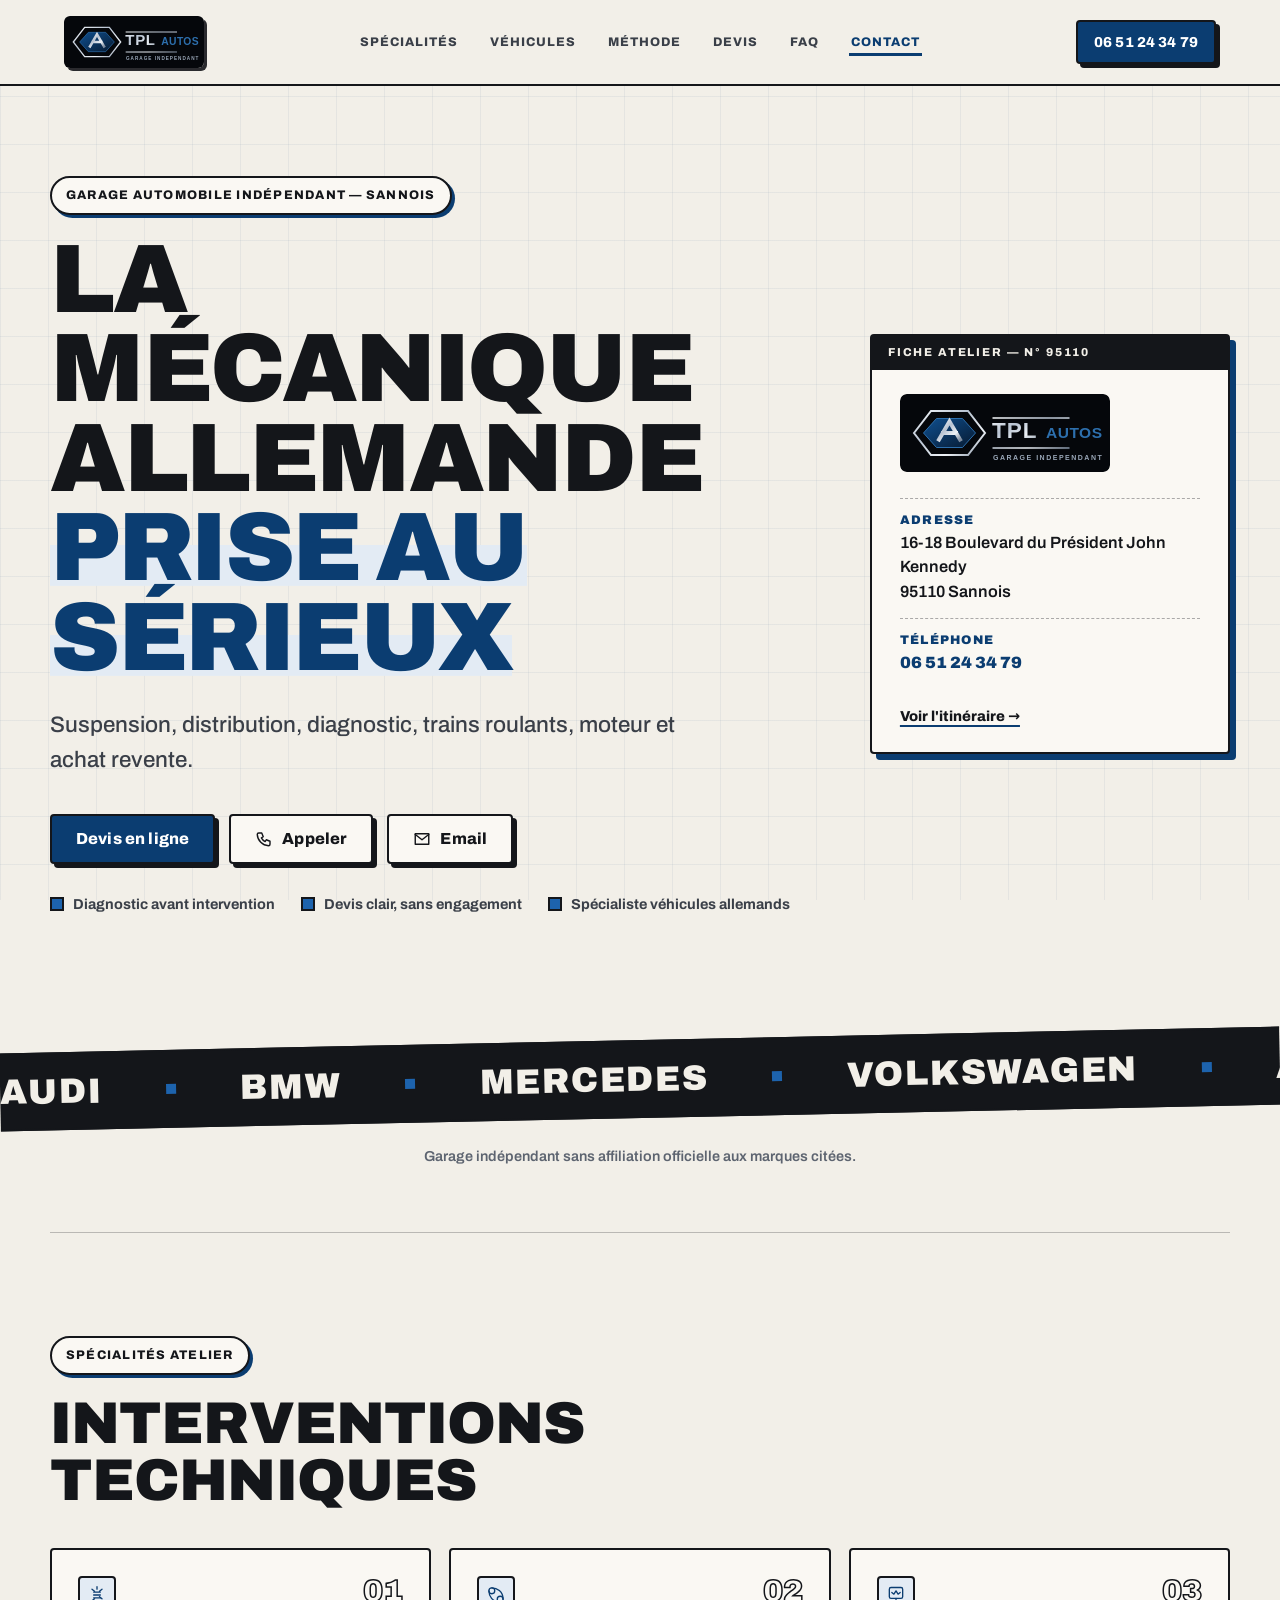
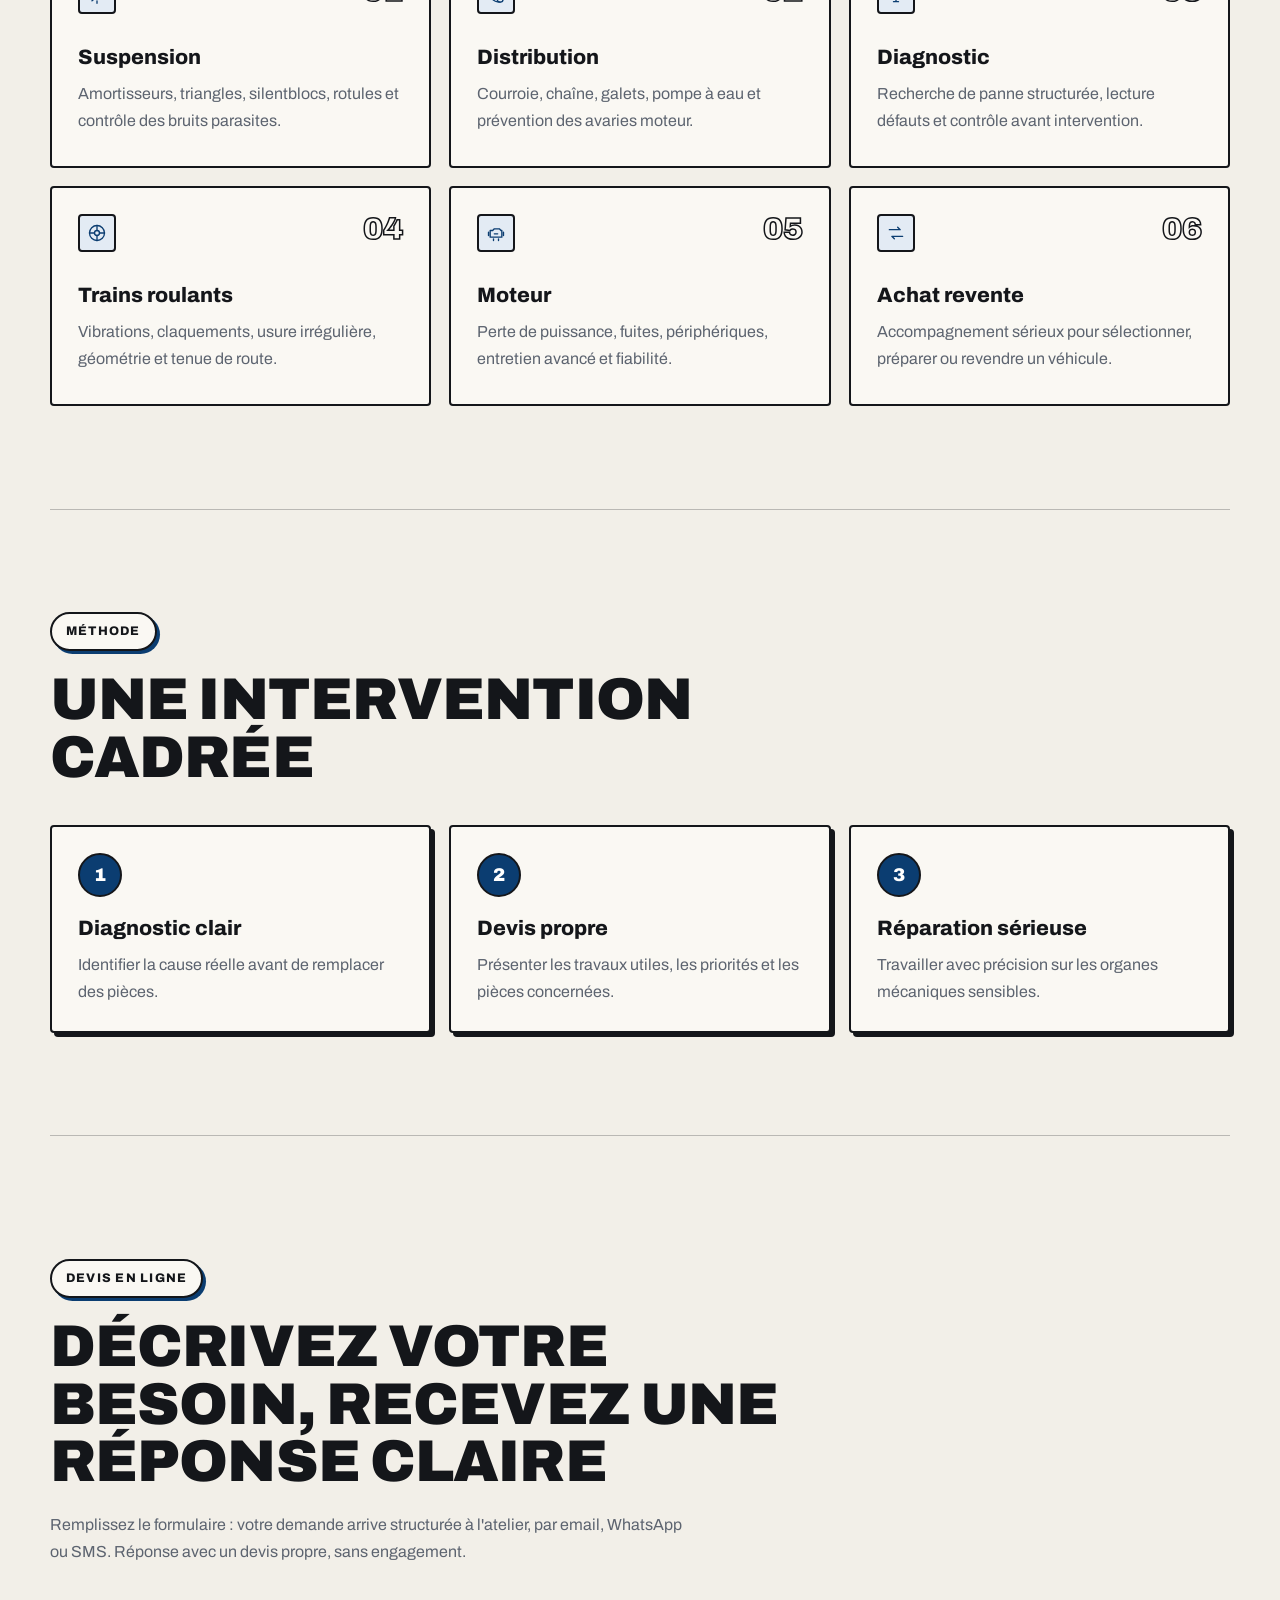
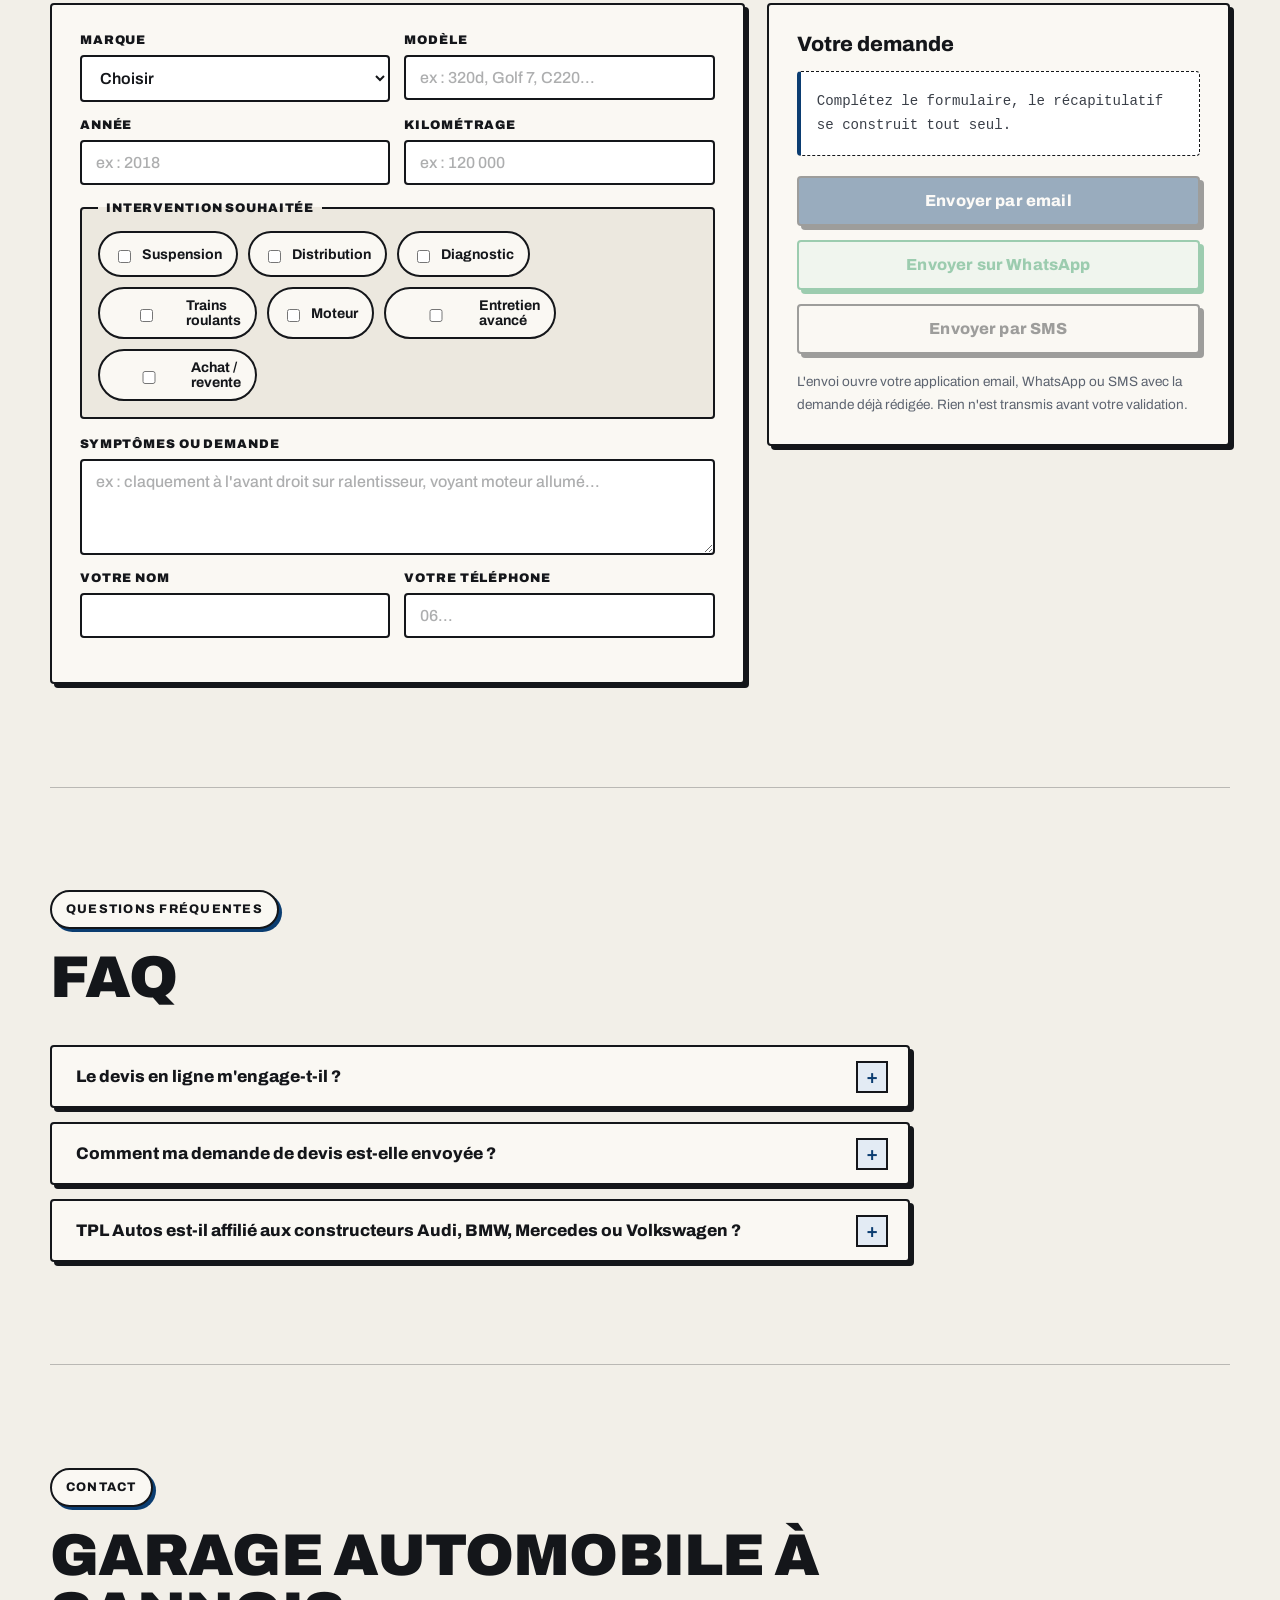
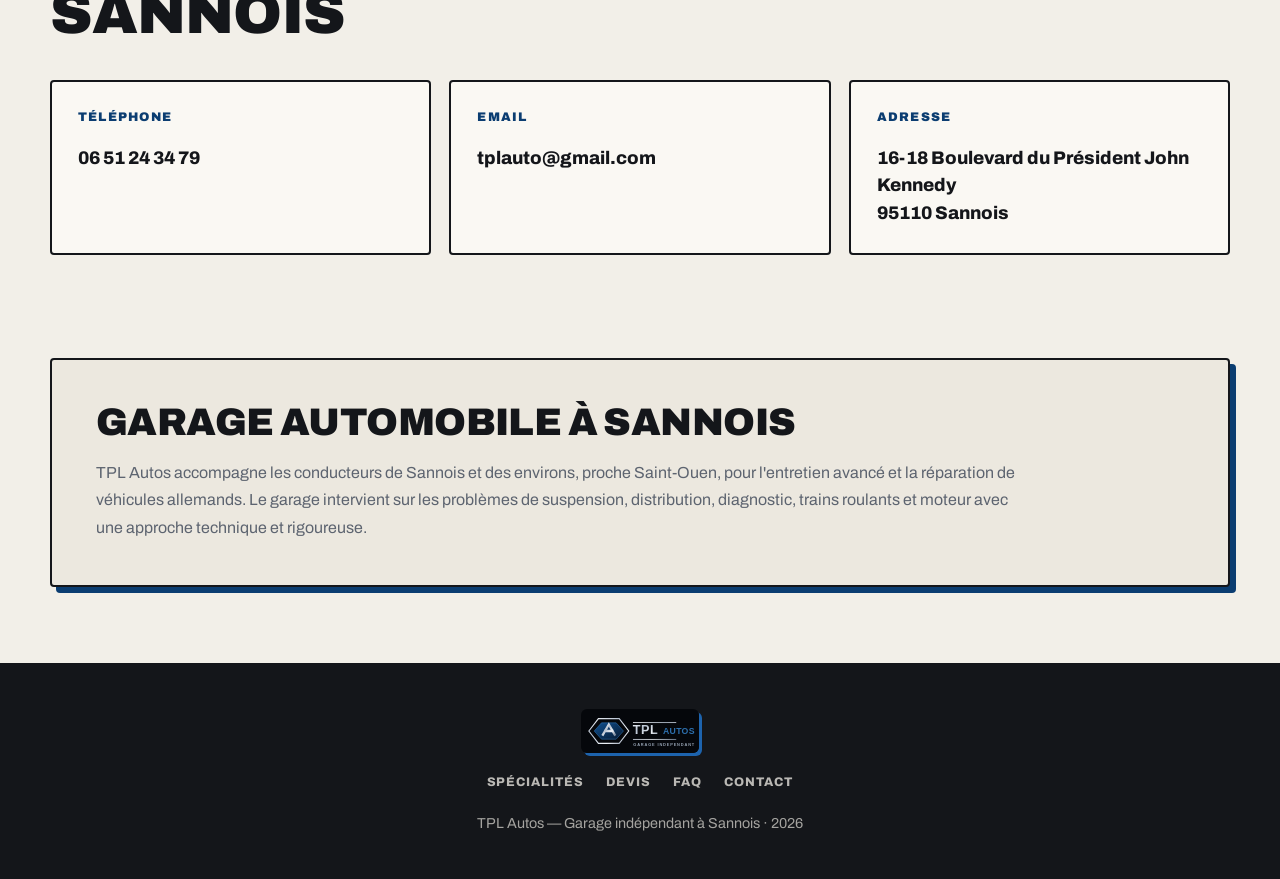
<file: docs/index.html>
<!doctype html>
<html lang="fr">
<head>
  <meta charset="utf-8">
  <meta name="viewport" content="width=device-width, initial-scale=1">
  <title>TPL Autos | Garage automobile à Sannois — Spécialiste véhicules allemands</title>
  <meta name="description" content="TPL Autos, garage automobile indépendant à Sannois, spécialiste des véhicules allemands : suspension, distribution, diagnostic, trains roulants, moteur et achat revente. Devis en ligne sans engagement.">
  <meta name="robots" content="index, follow">
  <link rel="canonical" href="https://frnctl.github.io/tpl-autos/">
  <link rel="icon" type="image/svg+xml" href="favicon.svg">
  <link rel="apple-touch-icon" href="apple-touch-icon.png">
  <link rel="preload" href="fonts/archivo-latin.woff2" as="font" type="font/woff2" crossorigin>
  <link rel="preload" href="fonts/archivo-latin-ext.woff2" as="font" type="font/woff2" crossorigin>
  <link rel="stylesheet" href="styles.css">
  <meta property="og:type" content="website">
  <meta property="og:locale" content="fr_FR">
  <meta property="og:site_name" content="TPL Autos">
  <meta property="og:title" content="TPL Autos | La mécanique allemande prise au sérieux">
  <meta property="og:description" content="Garage indépendant à Sannois : suspension, distribution, diagnostic, trains roulants, moteur et achat revente de véhicules allemands. Devis en ligne sans engagement.">
  <meta property="og:url" content="https://frnctl.github.io/tpl-autos/">
  <meta property="og:image" content="https://frnctl.github.io/tpl-autos/og-image.png">
  <meta property="og:image:width" content="1200">
  <meta property="og:image:height" content="630">
  <meta name="twitter:card" content="summary_large_image">
  <meta name="twitter:title" content="TPL Autos | La mécanique allemande prise au sérieux">
  <meta name="twitter:description" content="Garage indépendant à Sannois : suspension, distribution, diagnostic, trains roulants, moteur et achat revente de véhicules allemands.">
  <meta name="twitter:image" content="https://frnctl.github.io/tpl-autos/og-image.png">
  <meta name="theme-color" content="#f2efe8">
  <script type="application/ld+json">
  {
    "@context": "https://schema.org",
    "@graph": [
      {
        "@type": "AutoRepair",
        "@id": "https://frnctl.github.io/tpl-autos/#garage",
        "name": "TPL Autos",
        "description": "Garage automobile indépendant à Sannois spécialisé dans les véhicules allemands.",
        "url": "https://frnctl.github.io/tpl-autos/",
        "image": "https://frnctl.github.io/tpl-autos/og-image.png",
        "logo": "https://frnctl.github.io/tpl-autos/logo.svg",
        "telephone": "+33651243479",
        "email": "tplauto@gmail.com",
        "address": {
          "@type": "PostalAddress",
          "streetAddress": "16-18 Boulevard du Président John Kennedy",
          "postalCode": "95110",
          "addressLocality": "Sannois",
          "addressCountry": "FR"
        },
        "hasMap": "https://www.google.com/maps/search/?api=1&query=TPL+Autos+16-18+Boulevard+du+Pr%C3%A9sident+John+Kennedy+95110+Sannois",
        "areaServed": ["Sannois", "Saint-Ouen", "Val-d'Oise"],
        "knowsAbout": ["Suspension", "Distribution", "Diagnostic automobile", "Trains roulants", "Moteur", "Véhicules allemands", "Achat revente automobile"]
      },
      {
        "@type": "FAQPage",
        "@id": "https://frnctl.github.io/tpl-autos/#faq",
        "mainEntity": [
          {
            "@type": "Question",
            "name": "Le devis en ligne m'engage-t-il ?",
            "acceptedAnswer": {
              "@type": "Answer",
              "text": "Non. La demande de devis en ligne est sans engagement : vous décrivez votre besoin, l'atelier vous répond avec un devis clair."
            }
          },
          {
            "@type": "Question",
            "name": "Comment ma demande de devis est-elle envoyée ?",
            "acceptedAnswer": {
              "@type": "Answer",
              "text": "Le formulaire construit un message structuré que vous envoyez vous-même par email, WhatsApp ou SMS depuis votre application. Rien n'est transmis avant votre validation."
            }
          },
          {
            "@type": "Question",
            "name": "TPL Autos est-il affilié aux constructeurs Audi, BMW, Mercedes ou Volkswagen ?",
            "acceptedAnswer": {
              "@type": "Answer",
              "text": "Non. TPL Autos est un garage indépendant, sans affiliation officielle aux marques citées, spécialisé dans l'entretien et la réparation des véhicules allemands."
            }
          }
        ]
      }
    ]
  }
  </script>
</head>
<body>
  <a class="skip-link" href="#contenu">Aller au contenu</a>

  <header class="site-header" id="site-header">
    <a class="brand" href="#top" aria-label="TPL Autos accueil">
      <img src="logo.svg" alt="TPL Autos" width="172" height="64">
    </a>
    <nav class="nav" id="nav" aria-label="Navigation principale">
      <a href="#specialites">Spécialités</a>
      <a href="#vehicules">Véhicules</a>
      <a href="#methode">Méthode</a>
      <a href="#devis">Devis</a>
      <a href="#faq">FAQ</a>
      <a href="#contact">Contact</a>
    </nav>
    <div class="header-actions">
      <a class="button button--primary button--compact" href="tel:+33651243479">06 51 24 34 79</a>
      <button class="nav-toggle" id="nav-toggle" type="button" aria-expanded="false" aria-controls="nav" aria-label="Ouvrir le menu">
        <span></span><span></span><span></span>
      </button>
    </div>
  </header>

  <main id="top">
    <span id="contenu" tabindex="-1"></span>

    <section class="hero">
      <div class="hero__content" data-reveal>
        <p class="eyebrow">Garage automobile indépendant — Sannois</p>
        <h1>La mécanique allemande <em>prise au sérieux</em></h1>
        <p class="subtitle">Suspension, distribution, diagnostic, trains roulants, moteur et achat revente.</p>
        <div class="actions" aria-label="Actions de contact">
          <a class="button button--primary" href="#devis">Devis en ligne</a>
          <a class="button button--secondary" href="tel:+33651243479">
            <svg viewBox="0 0 24 24" aria-hidden="true"><path d="M5 4h4l2 5-2.5 1.5a12 12 0 0 0 5 5L15 13l5 2v4a2 2 0 0 1-2 2A16 16 0 0 1 3 6a2 2 0 0 1 2-2Z"/></svg>
            Appeler
          </a>
          <a class="button button--secondary" href="mailto:tplauto@gmail.com">
            <svg viewBox="0 0 24 24" aria-hidden="true"><path d="M3 5h18v14H3z"/><path d="m3 6 9 7 9-7"/></svg>
            Email
          </a>
        </div>
        <ul class="hero__points" aria-label="Points clés">
          <li>Diagnostic avant intervention</li>
          <li>Devis clair, sans engagement</li>
          <li>Spécialiste véhicules allemands</li>
        </ul>
      </div>
      <aside class="hero__panel" data-reveal aria-label="Coordonnées TPL Autos">
        <img src="logo.svg" alt="" width="220" height="82">
        <dl>
          <div>
            <dt>Adresse</dt>
            <dd>16-18 Boulevard du Président John Kennedy<br>95110 Sannois</dd>
          </div>
          <div>
            <dt>Téléphone</dt>
            <dd><a href="tel:+33651243479">06 51 24 34 79</a></dd>
          </div>
        </dl>
        <a class="panel-link" href="https://www.google.com/maps/search/?api=1&amp;query=TPL+Autos+16-18+Boulevard+du+Pr%C3%A9sident+John+Kennedy+95110+Sannois" target="_blank" rel="noopener">Voir l'itinéraire →</a>
      </aside>
    </section>

    <section class="section vehicles" id="vehicules">
      <div class="marquee" aria-label="Marques concernées : Audi, BMW, Mercedes, Volkswagen">
        <div class="marquee__track" aria-hidden="true">
          <span>Audi</span><span class="dot"></span>
          <span>BMW</span><span class="dot"></span>
          <span>Mercedes</span><span class="dot"></span>
          <span>Volkswagen</span><span class="dot"></span>
          <span>Audi</span><span class="dot"></span>
          <span>BMW</span><span class="dot"></span>
          <span>Mercedes</span><span class="dot"></span>
          <span>Volkswagen</span><span class="dot"></span>
        </div>
      </div>
      <p class="notice">Garage indépendant sans affiliation officielle aux marques citées.</p>
    </section>

    <section class="section" id="specialites">
      <div class="section__heading" data-reveal>
        <p class="eyebrow">Spécialités atelier</p>
        <h2>Interventions techniques</h2>
      </div>
      <div class="service-grid">
        <article class="service" data-reveal>
          <div class="service__top">
            <svg class="service__icon" viewBox="0 0 24 24" aria-hidden="true"><path d="M12 2v3m0 14v3M6 5l3 2.5M6 19l3-2.5m9-11.5-3 2.5m3 9-3-2.5"/><path d="M8 8.5h8M8 12h8m-8 3.5h8"/></svg>
            <span>01</span>
          </div>
          <h3>Suspension</h3>
          <p>Amortisseurs, triangles, silentblocs, rotules et contrôle des bruits parasites.</p>
        </article>
        <article class="service" data-reveal>
          <div class="service__top">
            <svg class="service__icon" viewBox="0 0 24 24" aria-hidden="true"><circle cx="7" cy="7" r="3.5"/><circle cx="17" cy="17" r="3.5"/><path d="M7 3.5c6 0 13.5 4 13.5 13.5M3.5 7C3.5 13 7.5 20.5 17 20.5"/></svg>
            <span>02</span>
          </div>
          <h3>Distribution</h3>
          <p>Courroie, chaîne, galets, pompe à eau et prévention des avaries moteur.</p>
        </article>
        <article class="service" data-reveal>
          <div class="service__top">
            <svg class="service__icon" viewBox="0 0 24 24" aria-hidden="true"><rect x="4" y="3" width="16" height="13" rx="2"/><path d="m7 9 2.5 2L12 7l2.5 4L17 9M9 20h6m-3-4v4"/></svg>
            <span>03</span>
          </div>
          <h3>Diagnostic</h3>
          <p>Recherche de panne structurée, lecture défauts et contrôle avant intervention.</p>
        </article>
        <article class="service" data-reveal>
          <div class="service__top">
            <svg class="service__icon" viewBox="0 0 24 24" aria-hidden="true"><circle cx="12" cy="12" r="9"/><circle cx="12" cy="12" r="3"/><path d="M12 3v6m0 6v6M3 12h6m6 0h6"/></svg>
            <span>04</span>
          </div>
          <h3>Trains roulants</h3>
          <p>Vibrations, claquements, usure irrégulière, géométrie et tenue de route.</p>
        </article>
        <article class="service" data-reveal>
          <div class="service__top">
            <svg class="service__icon" viewBox="0 0 24 24" aria-hidden="true"><path d="M5 9h3l2-2h6l2 2h1v8H5zM3 11v4m18-4v4M9 21v-2m6 2v-2"/><path d="M10 13h4"/></svg>
            <span>05</span>
          </div>
          <h3>Moteur</h3>
          <p>Perte de puissance, fuites, périphériques, entretien avancé et fiabilité.</p>
        </article>
        <article class="service" data-reveal>
          <div class="service__top">
            <svg class="service__icon" viewBox="0 0 24 24" aria-hidden="true"><path d="M4 8h13l-3-3m6 11H7l3 3"/></svg>
            <span>06</span>
          </div>
          <h3>Achat revente</h3>
          <p>Accompagnement sérieux pour sélectionner, préparer ou revendre un véhicule.</p>
        </article>
      </div>
    </section>

    <section class="section method" id="methode">
      <div class="section__heading" data-reveal>
        <p class="eyebrow">Méthode</p>
        <h2>Une intervention cadrée</h2>
      </div>
      <ol class="method-list">
        <li data-reveal>
          <span class="method-step" aria-hidden="true">1</span>
          <h3>Diagnostic clair</h3>
          <p>Identifier la cause réelle avant de remplacer des pièces.</p>
        </li>
        <li data-reveal>
          <span class="method-step" aria-hidden="true">2</span>
          <h3>Devis propre</h3>
          <p>Présenter les travaux utiles, les priorités et les pièces concernées.</p>
        </li>
        <li data-reveal>
          <span class="method-step" aria-hidden="true">3</span>
          <h3>Réparation sérieuse</h3>
          <p>Travailler avec précision sur les organes mécaniques sensibles.</p>
        </li>
      </ol>
    </section>

    <section class="section quote" id="devis">
      <div class="section__heading" data-reveal>
        <p class="eyebrow">Devis en ligne</p>
        <h2>Décrivez votre besoin, recevez une réponse claire</h2>
        <p>Remplissez le formulaire : votre demande arrive structurée à l'atelier, par email, WhatsApp ou SMS. Réponse avec un devis propre, sans engagement.</p>
      </div>
      <div class="quote-grid">
        <form class="quote-form" id="quote-form" data-reveal aria-label="Formulaire de demande de devis">
          <div class="field-row">
            <label>Marque
              <select id="q-marque" name="marque" autocomplete="off">
                <option value="">Choisir</option>
                <option>Audi</option>
                <option>BMW</option>
                <option>Mercedes</option>
                <option>Volkswagen</option>
                <option>Autre</option>
              </select>
            </label>
            <label>Modèle
              <input type="text" id="q-modele" name="modele" maxlength="60" placeholder="ex : 320d, Golf 7, C220...">
            </label>
          </div>
          <div class="field-row">
            <label>Année
              <input type="text" id="q-annee" name="annee" inputmode="numeric" maxlength="4" placeholder="ex : 2018">
            </label>
            <label>Kilométrage
              <input type="text" id="q-km" name="km" inputmode="numeric" maxlength="9" placeholder="ex : 120 000">
            </label>
          </div>
          <fieldset class="quote-services">
            <legend>Intervention souhaitée</legend>
            <label><input type="checkbox" name="intervention" value="Suspension"> Suspension</label>
            <label><input type="checkbox" name="intervention" value="Distribution"> Distribution</label>
            <label><input type="checkbox" name="intervention" value="Diagnostic"> Diagnostic</label>
            <label><input type="checkbox" name="intervention" value="Trains roulants"> Trains roulants</label>
            <label><input type="checkbox" name="intervention" value="Moteur"> Moteur</label>
            <label><input type="checkbox" name="intervention" value="Entretien avancé"> Entretien avancé</label>
            <label><input type="checkbox" name="intervention" value="Achat / revente"> Achat / revente</label>
          </fieldset>
          <label>Symptômes ou demande
            <textarea id="q-desc" name="description" rows="4" maxlength="1200" placeholder="ex : claquement à l'avant droit sur ralentisseur, voyant moteur allumé..."></textarea>
          </label>
          <div class="field-row">
            <label>Votre nom
              <input type="text" id="q-nom" name="nom" maxlength="80" autocomplete="name">
            </label>
            <label>Votre téléphone
              <input type="tel" id="q-tel" name="tel" maxlength="20" autocomplete="tel" placeholder="06...">
            </label>
          </div>
        </form>
        <aside class="quote-recap" data-reveal aria-label="Récapitulatif de la demande">
          <h3>Votre demande</h3>
          <pre id="quote-preview" aria-live="polite">Complétez le formulaire, le récapitulatif se construit tout seul.</pre>
          <div class="actions">
            <a class="button button--primary" id="quote-mail" href="mailto:tplauto@gmail.com" aria-disabled="true">Envoyer par email</a>
            <a class="button button--whatsapp" id="quote-wa" href="https://wa.me/33651243479" target="_blank" rel="noopener" aria-disabled="true">Envoyer sur WhatsApp</a>
            <a class="button button--secondary" id="quote-sms" href="sms:+33651243479" aria-disabled="true">Envoyer par SMS</a>
            <button class="button button--ghost" id="quote-copy" type="button" hidden>Copier la demande</button>
          </div>
          <p class="quote-note">L'envoi ouvre votre application email, WhatsApp ou SMS avec la demande déjà rédigée. Rien n'est transmis avant votre validation.</p>
        </aside>
      </div>
    </section>

    <section class="section faq" id="faq">
      <div class="section__heading" data-reveal>
        <p class="eyebrow">Questions fréquentes</p>
        <h2>FAQ</h2>
      </div>
      <div class="faq-list" data-reveal>
        <details>
          <summary>Le devis en ligne m'engage-t-il ?</summary>
          <p>Non. La demande de devis en ligne est sans engagement : vous décrivez votre besoin, l'atelier vous répond avec un devis clair.</p>
        </details>
        <details>
          <summary>Comment ma demande de devis est-elle envoyée ?</summary>
          <p>Le formulaire construit un message structuré que vous envoyez vous-même par email, WhatsApp ou SMS depuis votre application. Rien n'est transmis avant votre validation.</p>
        </details>
        <details>
          <summary>TPL Autos est-il affilié aux constructeurs Audi, BMW, Mercedes ou Volkswagen ?</summary>
          <p>Non. TPL Autos est un garage indépendant, sans affiliation officielle aux marques citées, spécialisé dans l'entretien et la réparation des véhicules allemands.</p>
        </details>
      </div>
    </section>

    <section class="section contact" id="contact">
      <div class="section__heading" data-reveal>
        <p class="eyebrow">Contact</p>
        <h2>Garage automobile à Sannois</h2>
      </div>
      <div class="contact-grid">
        <a data-reveal href="tel:+33651243479">
          <span>Téléphone</span>
          06 51 24 34 79
        </a>
        <a data-reveal href="mailto:tplauto@gmail.com">
          <span>Email</span>
          tplauto@gmail.com
        </a>
        <a data-reveal href="https://www.google.com/maps/search/?api=1&amp;query=TPL+Autos+16-18+Boulevard+du+Pr%C3%A9sident+John+Kennedy+95110+Sannois" target="_blank" rel="noopener">
          <span>Adresse</span>
          16-18 Boulevard du Président John Kennedy<br>95110 Sannois
        </a>
      </div>
    </section>

    <section class="seo-local" aria-label="Référencement local" data-reveal>
      <h2>Garage automobile à Sannois</h2>
      <p>TPL Autos accompagne les conducteurs de Sannois et des environs, proche Saint-Ouen, pour l'entretien avancé et la réparation de véhicules allemands. Le garage intervient sur les problèmes de suspension, distribution, diagnostic, trains roulants et moteur avec une approche technique et rigoureuse.</p>
    </section>
  </main>

  <footer class="footer">
    <div class="footer__inner">
      <img src="logo.svg" alt="TPL Autos" width="129" height="48">
      <nav class="footer__nav" aria-label="Navigation pied de page">
        <a href="#specialites">Spécialités</a>
        <a href="#devis">Devis</a>
        <a href="#faq">FAQ</a>
        <a href="#contact">Contact</a>
      </nav>
      <p>TPL Autos — Garage indépendant à Sannois · <span id="footer-year">2026</span></p>
    </div>
  </footer>
  <script src="app.js" defer></script>
</body>
</html>
</file>
<file: docs/styles.css>
/* ==========================================================================
   TPL Autos — identité « fiche technique d'atelier »
   Papier clair, encre dense, bleu signature, bordures franches, ombres dures
   ========================================================================== */

@font-face {
  font-family: "Archivo";
  font-style: normal;
  font-weight: 100 900;
  font-display: swap;
  src: url("fonts/archivo-latin.woff2") format("woff2");
  unicode-range: U+0000-00FF, U+0131, U+0152-0153, U+02BB-02BC, U+02C6, U+02DA, U+02DC, U+2000-206F, U+2074, U+20AC, U+2122, U+2191, U+2193, U+2212, U+2215, U+FEFF, U+FFFD;
}

@font-face {
  font-family: "Archivo";
  font-style: normal;
  font-weight: 100 900;
  font-display: swap;
  src: url("fonts/archivo-latin-ext.woff2") format("woff2");
  unicode-range: U+0100-02AF, U+0300-0301, U+0303-0304, U+0308-0309, U+0323, U+0329, U+1E00-1EFF, U+2020, U+20A0-20AB, U+20AD-20C0, U+2113, U+2C60-2C7F, U+A720-A7FF;
}

:root {
  /* Encre & papier */
  --paper: #f2efe8;
  --paper-warm: #ece8df;
  --card: #faf8f3;
  --ink: #14161a;
  --ink-soft: #3a3f48;
  --muted: #5d6470;

  /* Bleu signature */
  --blue: #0b3d71;
  --blue-bright: #1d63ad;
  --blue-wash: #e3ebf4;

  /* WhatsApp */
  --green: #128c4b;
  --green-wash: #e2f3e9;

  /* Traits & ombres */
  --border: 2px solid var(--ink);
  --border-thin: 1px solid rgba(20, 22, 26, 0.25);
  --shadow: 6px 6px 0 var(--ink);
  --shadow-sm: 4px 4px 0 var(--ink);
  --shadow-blue: 6px 6px 0 var(--blue);

  /* Typo */
  --font: "Archivo", ui-sans-serif, system-ui, -apple-system, "Segoe UI", Arial, sans-serif;
  --text-xs: 0.78rem;
  --text-sm: 0.9rem;
  --text-md: 1rem;
  --text-lg: clamp(1.1rem, 2.2vw, 1.4rem);
  --text-h2: clamp(2.1rem, 4.6vw, 3.8rem);
  --text-h1: clamp(2.9rem, 7.6vw, 6.8rem);

  --radius: 4px;
  --section-pad: clamp(58px, 8vw, 104px);
  --header-h: 88px;
}

* {
  box-sizing: border-box;
}

[hidden] {
  display: none !important;
}

html {
  scroll-behavior: smooth;
}

@media (prefers-reduced-motion: reduce) {
  html {
    scroll-behavior: auto;
  }

  *,
  *::before,
  *::after {
    animation-duration: 0.01ms !important;
    animation-iteration-count: 1 !important;
    transition-duration: 0.01ms !important;
  }
}

body {
  margin: 0;
  background: var(--paper);
  color: var(--ink);
  font-family: var(--font);
  font-size: var(--text-md);
}

/* Trame millimétrée bleue façon papier technique */
body::before {
  content: "";
  position: fixed;
  inset: 0;
  z-index: -1;
  background-image:
    linear-gradient(rgba(11, 61, 113, 0.055) 1px, transparent 1px),
    linear-gradient(90deg, rgba(11, 61, 113, 0.055) 1px, transparent 1px);
  background-size: 48px 48px;
}

a {
  color: inherit;
}

:focus-visible {
  outline: 3px solid var(--blue-bright);
  outline-offset: 3px;
}

::selection {
  background: var(--blue);
  color: var(--paper);
}

.skip-link {
  position: absolute;
  top: -52px;
  left: 16px;
  z-index: 100;
  padding: 12px 18px;
  border: var(--border);
  background: var(--blue);
  color: #ffffff;
  font-weight: 800;
  text-decoration: none;
  transition: top 0.15s ease;
}

.skip-link:focus-visible {
  top: 16px;
}

section[id],
span[id="contenu"] {
  scroll-margin-top: calc(var(--header-h) + 14px);
}

/* ==========================================================================
   Header
   ========================================================================== */

.site-header {
  position: sticky;
  top: 0;
  z-index: 10;
  display: flex;
  align-items: center;
  justify-content: space-between;
  gap: 24px;
  padding: 16px clamp(18px, 5vw, 72px);
  background: var(--paper);
  border-bottom: var(--border);
}

.site-header.is-scrolled {
  box-shadow: 0 4px 0 rgba(20, 22, 26, 0.12);
}

.brand {
  display: inline-flex;
  align-items: center;
  flex-shrink: 0;
}

.brand img {
  display: block;
  height: 52px;
  width: auto;
  border-radius: 6px;
  box-shadow: 3px 3px 0 rgba(20, 22, 26, 0.9);
}

.nav {
  display: flex;
  gap: clamp(12px, 2.2vw, 28px);
  color: var(--ink-soft);
  font-size: var(--text-xs);
  font-weight: 800;
  letter-spacing: 0.08em;
  text-transform: uppercase;
}

.nav a {
  position: relative;
  padding: 4px 2px;
  text-decoration: none;
  transition: color 0.15s ease;
}

.nav a::after {
  content: "";
  position: absolute;
  left: 0;
  right: 100%;
  bottom: -3px;
  height: 3px;
  background: var(--blue);
  transition: right 0.2s ease;
}

.nav a:hover,
.nav a:focus-visible,
.nav a.is-active {
  color: var(--blue);
}

.nav a:hover::after,
.nav a.is-active::after {
  right: 0;
}

.header-actions {
  display: flex;
  align-items: center;
  gap: 12px;
}

.nav-toggle {
  display: none;
  flex-direction: column;
  justify-content: center;
  gap: 5px;
  width: 46px;
  height: 46px;
  padding: 12px;
  border: var(--border);
  border-radius: var(--radius);
  background: var(--card);
  cursor: pointer;
  box-shadow: 3px 3px 0 var(--ink);
}

.nav-toggle span {
  display: block;
  height: 2.5px;
  background: var(--ink);
  transition: transform 0.25s ease, opacity 0.2s ease;
}

.nav-toggle[aria-expanded="true"] span:nth-child(1) {
  transform: translateY(7.5px) rotate(45deg);
}

.nav-toggle[aria-expanded="true"] span:nth-child(2) {
  opacity: 0;
}

.nav-toggle[aria-expanded="true"] span:nth-child(3) {
  transform: translateY(-7.5px) rotate(-45deg);
}

/* ==========================================================================
   Base typo & layout
   ========================================================================== */

main {
  width: min(1180px, calc(100% - 36px));
  margin: 0 auto;
}

h1,
h2,
h3,
p {
  margin-top: 0;
}

h1 {
  margin-bottom: 26px;
  max-width: 860px;
  font-size: var(--text-h1);
  line-height: 0.92;
  font-weight: 900;
  letter-spacing: -0.025em;
  text-transform: uppercase;
}

h1 em {
  font-style: normal;
  color: var(--blue);
  background-image: linear-gradient(var(--blue-wash), var(--blue-wash));
  background-size: 100% 0.42em;
  background-position: 0 78%;
  background-repeat: no-repeat;
}

h2 {
  margin-bottom: 0;
  font-size: var(--text-h2);
  line-height: 0.98;
  font-weight: 900;
  letter-spacing: -0.015em;
  text-transform: uppercase;
}

h3 {
  margin-bottom: 12px;
  font-size: 1.3rem;
  font-weight: 800;
}

p {
  color: var(--muted);
  line-height: 1.7;
}

.eyebrow {
  display: inline-block;
  margin: 0 0 20px;
  padding: 7px 14px;
  border: var(--border);
  border-radius: 999px;
  background: var(--card);
  color: var(--ink);
  font-size: var(--text-xs);
  font-weight: 800;
  letter-spacing: 0.1em;
  text-transform: uppercase;
  box-shadow: 3px 3px 0 var(--blue);
}

.section {
  padding: var(--section-pad) 0;
  border-top: var(--border-thin);
}

.section__heading {
  max-width: 780px;
  margin-bottom: 38px;
}

.reveal {
  opacity: 0;
  transform: translateY(22px);
  transition: opacity 0.55s ease, transform 0.55s ease;
}

.reveal.is-visible {
  opacity: 1;
  transform: none;
}

/* ==========================================================================
   Boutons
   ========================================================================== */

.actions {
  display: flex;
  flex-wrap: wrap;
  gap: 14px;
  margin-top: 36px;
}

.button {
  display: inline-flex;
  align-items: center;
  justify-content: center;
  gap: 9px;
  min-height: 50px;
  padding: 14px 24px;
  border: var(--border);
  border-radius: var(--radius);
  font-family: inherit;
  font-weight: 800;
  font-size: var(--text-md);
  letter-spacing: 0.01em;
  text-decoration: none;
  cursor: pointer;
  transition: transform 0.12s ease, box-shadow 0.12s ease;
}

.button svg {
  width: 18px;
  height: 18px;
  fill: none;
  stroke: currentColor;
  stroke-width: 1.9;
  stroke-linecap: round;
  stroke-linejoin: round;
}

.button:hover {
  transform: translate(-2px, -2px);
}

.button:active {
  transform: translate(1px, 1px);
  box-shadow: 2px 2px 0 var(--ink);
}

.button--primary {
  background: var(--blue);
  border-color: var(--ink);
  color: #ffffff;
  box-shadow: var(--shadow-sm);
}

.button--primary:hover {
  box-shadow: var(--shadow);
}

.button--secondary {
  background: var(--card);
  color: var(--ink);
  box-shadow: var(--shadow-sm);
}

.button--secondary:hover {
  box-shadow: var(--shadow);
}

.button--whatsapp {
  background: var(--green-wash);
  border-color: var(--green);
  color: var(--green);
  box-shadow: 4px 4px 0 var(--green);
}

.button--whatsapp:hover {
  box-shadow: 6px 6px 0 var(--green);
}

.button--whatsapp:active {
  box-shadow: 2px 2px 0 var(--green);
}

.button--ghost {
  min-height: 0;
  padding: 8px 4px;
  border: 0;
  background: transparent;
  color: var(--ink-soft);
  font-weight: 700;
  text-decoration: underline;
  text-decoration-thickness: 2px;
  text-underline-offset: 4px;
  box-shadow: none;
}

.button--ghost:hover {
  color: var(--blue);
  transform: none;
}

.button--ghost:active {
  box-shadow: none;
}

.button--compact {
  min-height: 44px;
  padding: 10px 16px;
  font-size: var(--text-sm);
  white-space: nowrap;
}

.button[aria-disabled="true"] {
  opacity: 0.4;
  pointer-events: none;
}

/* ==========================================================================
   Hero
   ========================================================================== */

.hero {
  min-height: calc(100svh - var(--header-h));
  display: grid;
  grid-template-columns: minmax(0, 1.35fr) minmax(280px, 0.65fr);
  align-items: center;
  gap: clamp(28px, 6vw, 72px);
  padding: clamp(50px, 7vw, 96px) 0 64px;
}

.hero__content {
  max-width: 820px;
}

.subtitle {
  max-width: 660px;
  color: var(--ink-soft);
  font-size: var(--text-lg);
  font-weight: 500;
  line-height: 1.55;
}

.hero__points {
  display: flex;
  flex-wrap: wrap;
  gap: 10px 26px;
  margin: 32px 0 0;
  padding: 0;
  list-style: none;
  color: var(--ink-soft);
  font-size: var(--text-sm);
  font-weight: 700;
}

.hero__points li {
  display: inline-flex;
  align-items: center;
  gap: 9px;
}

.hero__points li::before {
  content: "";
  width: 10px;
  height: 10px;
  border: 2px solid var(--ink);
  background: var(--blue-bright);
}

/* Fiche coordonnées */
.hero__panel {
  position: relative;
  padding: 28px;
  border: var(--border);
  border-radius: var(--radius);
  background: var(--card);
  box-shadow: var(--shadow-blue);
}

.hero__panel::before {
  content: "FICHE ATELIER — N° 95110";
  display: block;
  margin: -28px -28px 24px;
  padding: 10px 16px;
  border-bottom: var(--border);
  background: var(--ink);
  color: var(--paper);
  font-size: 0.72rem;
  font-weight: 800;
  letter-spacing: 0.16em;
  text-transform: uppercase;
}

.hero__panel img {
  display: block;
  width: min(210px, 100%);
  height: auto;
  margin-bottom: 26px;
  border-radius: 6px;
}

.hero__panel dl {
  margin: 0;
}

.hero__panel dl > div {
  padding: 14px 0;
  border-top: 1px dashed rgba(20, 22, 26, 0.35);
}

.hero__panel dt {
  margin-bottom: 4px;
  color: var(--blue);
  font-size: var(--text-xs);
  font-weight: 900;
  letter-spacing: 0.1em;
  text-transform: uppercase;
}

.hero__panel dd {
  margin: 0;
  color: var(--ink);
  font-size: 1.02rem;
  font-weight: 600;
  line-height: 1.5;
}

.hero__panel dd a {
  color: var(--blue);
  font-weight: 900;
  text-decoration: none;
}

.panel-link {
  display: inline-flex;
  margin-top: 18px;
  color: var(--ink);
  font-weight: 800;
  font-size: var(--text-sm);
  text-decoration: underline;
  text-decoration-thickness: 2px;
  text-decoration-color: var(--blue);
  text-underline-offset: 4px;
}

.panel-link:hover {
  color: var(--blue);
}

/* ==========================================================================
   Marques — ruban noir façon adhésif d'atelier
   ========================================================================== */

.vehicles {
  padding: clamp(40px, 6vw, 64px) 0;
  border-top: 0;
}

.marquee {
  width: 100vw;
  margin-left: calc(50% - 50vw);
  padding: 18px 0;
  border-top: var(--border);
  border-bottom: var(--border);
  background: var(--ink);
  transform: rotate(-1.2deg);
  overflow: hidden;
}

.marquee__track {
  display: flex;
  align-items: center;
  gap: clamp(30px, 5vw, 68px);
  width: max-content;
  animation: marquee 26s linear infinite;
}

.marquee__track span:not(.dot) {
  color: var(--paper);
  font-size: clamp(1.4rem, 3vw, 2.2rem);
  font-weight: 900;
  letter-spacing: 0.05em;
  text-transform: uppercase;
  white-space: nowrap;
}

.marquee__track .dot {
  width: 10px;
  height: 10px;
  background: var(--blue-bright);
  flex-shrink: 0;
}

@keyframes marquee {
  to {
    transform: translateX(-50%);
  }
}

@media (prefers-reduced-motion: reduce) {
  .marquee {
    transform: none;
  }

  .marquee__track {
    animation: none;
    flex-wrap: wrap;
    width: auto;
    padding: 0 18px;
  }
}

.notice {
  margin: 26px auto 0;
  max-width: 640px;
  color: var(--muted);
  font-size: var(--text-sm);
  font-weight: 600;
  text-align: center;
}

/* ==========================================================================
   Cartes (services, méthode, contact)
   ========================================================================== */

.service-grid {
  display: grid;
  grid-template-columns: repeat(3, minmax(0, 1fr));
  gap: 18px;
}

.service,
.method-list li,
.contact-grid > *,
.quote-form,
.quote-recap,
.faq-list details {
  border: var(--border);
  border-radius: var(--radius);
  background: var(--card);
}

.service {
  min-height: 220px;
  padding: 26px;
  transition: transform 0.15s ease, box-shadow 0.15s ease;
}

.service:hover {
  transform: translate(-3px, -3px);
  box-shadow: var(--shadow);
}

.service__top {
  display: flex;
  align-items: flex-start;
  justify-content: space-between;
  margin-bottom: 32px;
}

.service__icon {
  width: 38px;
  height: 38px;
  padding: 7px;
  border: var(--border);
  border-radius: var(--radius);
  background: var(--blue-wash);
  fill: none;
  stroke: var(--blue);
  stroke-width: 1.6;
  stroke-linecap: round;
  stroke-linejoin: round;
}

.service__top span {
  color: transparent;
  -webkit-text-stroke: 1.5px var(--ink);
  font-size: 1.9rem;
  font-weight: 900;
  line-height: 1;
}

.service p,
.method-list p {
  margin-bottom: 0;
}

.method-list {
  display: grid;
  grid-template-columns: repeat(3, minmax(0, 1fr));
  gap: 18px;
  margin: 0;
  padding: 0;
  list-style: none;
}

.method-list li {
  position: relative;
  padding: 26px;
  box-shadow: var(--shadow-sm);
}

.method-step {
  display: inline-flex;
  align-items: center;
  justify-content: center;
  width: 44px;
  height: 44px;
  margin-bottom: 20px;
  border: var(--border);
  border-radius: 50%;
  background: var(--blue);
  color: #ffffff;
  font-size: 1.15rem;
  font-weight: 900;
}

.contact-grid {
  display: grid;
  grid-template-columns: repeat(3, minmax(0, 1fr));
  gap: 18px;
}

.contact-grid > * {
  min-height: 160px;
  margin: 0;
  padding: 26px;
  color: var(--ink);
  font-size: 1.14rem;
  font-style: normal;
  font-weight: 800;
  line-height: 1.5;
  text-decoration: none;
  transition: transform 0.15s ease, box-shadow 0.15s ease;
}

.contact-grid > a:hover {
  transform: translate(-3px, -3px);
  box-shadow: var(--shadow-blue);
}

.contact-grid span {
  display: block;
  margin-bottom: 18px;
  color: var(--blue);
  font-size: var(--text-xs);
  font-weight: 900;
  letter-spacing: 0.1em;
  text-transform: uppercase;
}

/* ==========================================================================
   Devis
   ========================================================================== */

.quote .section__heading p {
  margin-top: 20px;
  max-width: 640px;
}

.quote-grid {
  display: grid;
  grid-template-columns: minmax(0, 1.2fr) minmax(300px, 0.8fr);
  gap: 22px;
  align-items: start;
}

.quote-form,
.quote-recap {
  padding: 28px;
  box-shadow: var(--shadow-sm);
}

.quote-form label {
  display: block;
  margin-bottom: 16px;
  color: var(--ink);
  font-size: var(--text-xs);
  font-weight: 900;
  letter-spacing: 0.07em;
  text-transform: uppercase;
}

.quote-form input,
.quote-form select,
.quote-form textarea {
  display: block;
  width: 100%;
  margin-top: 8px;
  padding: 12px 14px;
  border: var(--border);
  border-radius: var(--radius);
  background: #ffffff;
  color: var(--ink);
  font: inherit;
  font-size: var(--text-md);
  font-weight: 600;
  letter-spacing: normal;
  text-transform: none;
  transition: box-shadow 0.12s ease;
}

.quote-form input::placeholder,
.quote-form textarea::placeholder {
  color: rgba(20, 22, 26, 0.35);
  font-weight: 500;
}

.quote-form input:focus,
.quote-form select:focus,
.quote-form textarea:focus {
  outline: none;
  box-shadow: 3px 3px 0 var(--blue);
}

.quote-form textarea {
  resize: vertical;
}

.field-row {
  display: grid;
  grid-template-columns: repeat(2, minmax(0, 1fr));
  gap: 14px;
}

.quote-services {
  display: flex;
  flex-wrap: wrap;
  gap: 10px;
  margin: 0 0 18px;
  padding: 16px;
  border: var(--border);
  border-radius: var(--radius);
  background: var(--paper-warm);
}

.quote-services legend {
  padding: 0 8px;
  color: var(--ink);
  font-size: var(--text-xs);
  font-weight: 900;
  letter-spacing: 0.07em;
  text-transform: uppercase;
}

.quote-services label {
  display: inline-flex;
  align-items: center;
  gap: 8px;
  margin: 0;
  padding: 9px 14px;
  border: var(--border);
  border-radius: 999px;
  background: var(--card);
  color: var(--ink);
  font-size: 0.88rem;
  font-weight: 700;
  letter-spacing: normal;
  text-transform: none;
  cursor: pointer;
  transition: box-shadow 0.12s ease, background 0.12s ease, color 0.12s ease;
}

.quote-services label:hover {
  box-shadow: 2px 2px 0 var(--ink);
}

.quote-services label:has(input:checked) {
  background: var(--blue);
  color: #ffffff;
  box-shadow: 2px 2px 0 var(--ink);
}

.quote-services input {
  accent-color: var(--blue);
}

.quote-recap {
  position: sticky;
  top: calc(var(--header-h) + 16px);
}

.quote-recap h3 {
  margin-bottom: 16px;
}

/* Récapitulatif façon ticket d'atelier */
.quote-recap pre {
  margin: 0 0 20px;
  padding: 18px 16px;
  border: 1px dashed var(--ink);
  border-left: 4px solid var(--blue);
  border-radius: var(--radius);
  background: #ffffff;
  color: var(--ink-soft);
  font-family: ui-monospace, "SF Mono", Menlo, Consolas, monospace;
  font-size: 0.88rem;
  line-height: 1.65;
  white-space: pre-wrap;
  word-break: break-word;
}

.quote-recap .actions {
  margin-top: 0;
}

.quote-recap .button {
  width: 100%;
}

.quote-note {
  margin: 16px 0 0;
  color: var(--muted);
  font-size: 0.85rem;
}

/* ==========================================================================
   FAQ
   ========================================================================== */

.faq-list {
  display: grid;
  gap: 14px;
  max-width: 860px;
}

.faq-list details {
  padding: 0;
  overflow: hidden;
  box-shadow: var(--shadow-sm);
}

.faq-list summary {
  position: relative;
  padding: 20px 60px 20px 24px;
  color: var(--ink);
  font-size: 1.05rem;
  font-weight: 800;
  cursor: pointer;
  list-style: none;
  transition: color 0.15s ease;
}

.faq-list summary::-webkit-details-marker {
  display: none;
}

.faq-list summary::after {
  content: "+";
  position: absolute;
  right: 20px;
  top: 50%;
  transform: translateY(-50%);
  display: inline-flex;
  align-items: center;
  justify-content: center;
  width: 28px;
  height: 28px;
  border: var(--border);
  background: var(--blue-wash);
  color: var(--blue);
  font-size: 1.2rem;
  font-weight: 700;
  transition: transform 0.2s ease;
}

.faq-list details[open] summary::after {
  transform: translateY(-50%) rotate(45deg);
}

.faq-list summary:hover {
  color: var(--blue);
}

.faq-list details p {
  margin: 0;
  padding: 0 24px 22px;
}

/* ==========================================================================
   Bloc SEO local & footer
   ========================================================================== */

.seo-local {
  margin: 0 0 76px;
  padding: clamp(28px, 5vw, 44px);
  border: var(--border);
  border-radius: var(--radius);
  background: var(--paper-warm);
  box-shadow: var(--shadow-blue);
}

.seo-local h2 {
  margin-bottom: 18px;
  font-size: clamp(1.6rem, 3vw, 2.4rem);
}

.seo-local p {
  max-width: 920px;
  margin-bottom: 0;
}

.footer {
  border-top: var(--border);
  padding: 44px 18px;
  background: var(--ink);
  color: var(--paper);
}

.footer__inner {
  width: min(1180px, 100%);
  margin: 0 auto;
  display: flex;
  flex-direction: column;
  align-items: center;
  gap: 22px;
  text-align: center;
}

.footer__inner img {
  height: 44px;
  width: auto;
  border-radius: 6px;
  box-shadow: 3px 3px 0 var(--blue-bright);
}

.footer__nav {
  display: flex;
  flex-wrap: wrap;
  justify-content: center;
  gap: 22px;
  color: rgba(242, 239, 232, 0.75);
  font-size: var(--text-xs);
  font-weight: 800;
  letter-spacing: 0.08em;
  text-transform: uppercase;
}

.footer__nav a {
  text-decoration: none;
}

.footer__nav a:hover,
.footer__nav a:focus-visible {
  color: #ffffff;
  text-decoration: underline;
  text-decoration-thickness: 2px;
  text-underline-offset: 4px;
}

.footer p {
  margin: 0;
  color: rgba(242, 239, 232, 0.65);
  font-size: 0.9rem;
}

/* ==========================================================================
   Responsive
   ========================================================================== */

@media (max-width: 900px) {
  :root {
    --header-h: 80px;
  }

  .nav {
    position: absolute;
    top: 100%;
    left: 0;
    right: 0;
    flex-direction: column;
    gap: 0;
    padding: 8px 18px 18px;
    background: var(--paper);
    border-bottom: var(--border);
    box-shadow: 0 20px 30px rgba(20, 22, 26, 0.15);
  }

  .nav a {
    padding: 14px 4px;
    border-bottom: 1px dashed rgba(20, 22, 26, 0.3);
    font-size: 1rem;
  }

  .nav a::after {
    display: none;
  }

  .nav:not(.is-open) {
    display: none;
  }

  .nav-toggle {
    display: flex;
  }

  .hero,
  .service-grid,
  .method-list,
  .contact-grid,
  .quote-grid {
    grid-template-columns: 1fr;
  }

  .hero {
    min-height: auto;
  }

  .quote-recap {
    position: static;
  }

  .marquee {
    transform: rotate(-0.8deg);
  }
}

@media (max-width: 560px) {
  main {
    width: min(100% - 28px, 1180px);
  }

  .site-header {
    padding: 12px 14px;
  }

  .brand img {
    height: 42px;
  }

  .button--compact {
    padding: 10px 12px;
    font-size: 0.78rem;
  }

  h1 {
    font-size: 2.7rem;
  }

  .actions,
  .actions .button {
    width: 100%;
  }

  .service,
  .method-list li,
  .contact-grid > * {
    padding: 20px;
  }

  .field-row {
    grid-template-columns: 1fr;
    gap: 0;
  }

  .quote-form,
  .quote-recap {
    padding: 20px;
  }

  .hero__panel::before {
    letter-spacing: 0.08em;
  }
}
</file>
